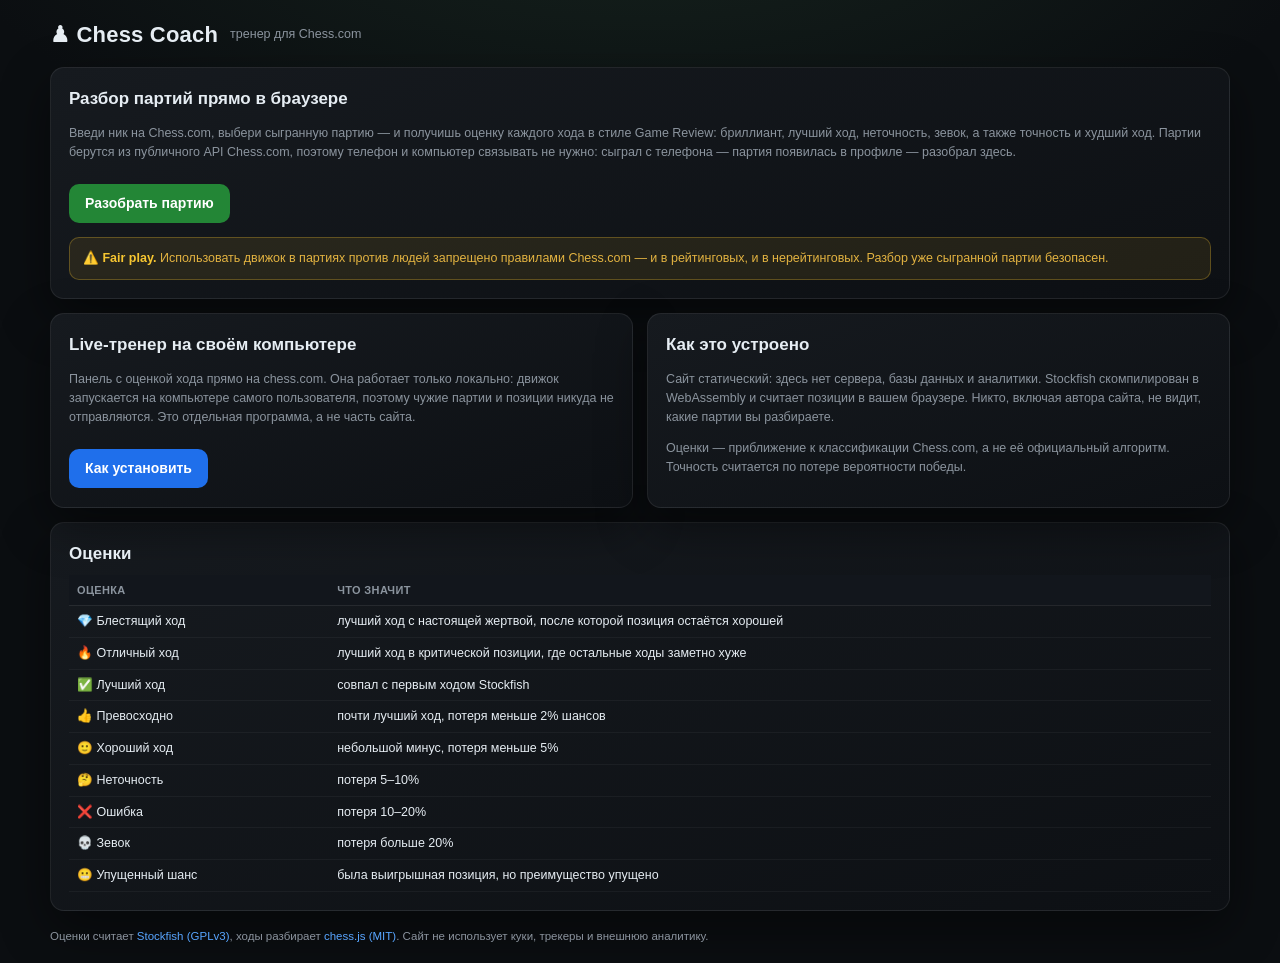
<file: docs/index.html>
<!doctype html>
<html lang="ru">
<head>
<meta charset="utf-8">
<meta name="viewport" content="width=device-width, initial-scale=1">
<title>Chess Coach — разбор партий Chess.com</title>
<meta name="description" content="Разбор сыгранных партий Chess.com: Stockfish работает в браузере, оценки ходов, точность и зевки.">
<link rel="icon" href="favicon.svg" type="image/svg+xml">
<link rel="stylesheet" href="style.css">
</head>
<body>
<div class="wrap">
  <header>
    <h1>♟ Chess Coach</h1>
    <span class="sub">тренер для Chess.com</span>
  </header>

  <div class="card">
    <h2>Разбор партий прямо в браузере</h2>
    <p class="muted">
      Введи ник на Chess.com, выбери сыгранную партию — и получишь оценку каждого хода
      в стиле Game Review: бриллиант, лучший ход, неточность, зевок, а также точность
      и худший ход. Партии берутся из публичного API Chess.com, поэтому телефон
      и компьютер связывать не нужно: сыграл с телефона — партия появилась в профиле —
      разобрал здесь.
    </p>
    <a class="big-link" href="review.html">Разобрать партию</a>
    <div class="warn">
      <b>⚠️ Fair play.</b> Использовать движок в партиях против людей запрещено правилами
      Chess.com — и в рейтинговых, и в нерейтинговых. Разбор уже сыгранной партии безопасен.
    </div>
  </div>

  <div class="grid" style="margin-top:14px">
    <div class="card">
      <h2>Live-тренер на своём компьютере</h2>
      <p class="muted">
        Панель с оценкой хода прямо на chess.com. Она работает только локально:
        движок запускается на компьютере самого пользователя, поэтому чужие партии
        и позиции никуда не отправляются. Это отдельная программа, а не часть сайта.
      </p>
      <a class="big-link alt" href="local.html">Как установить</a>
    </div>

    <div class="card">
      <h2>Как это устроено</h2>
      <p class="muted">
        Сайт статический: здесь нет сервера, базы данных и аналитики. Stockfish скомпилирован
        в WebAssembly и считает позиции в вашем браузере. Никто, включая автора сайта,
        не видит, какие партии вы разбираете.
      </p>
      <p class="muted">
        Оценки — приближение к классификации Chess.com, а не её официальный алгоритм.
        Точность считается по потере вероятности победы.
      </p>
    </div>
  </div>

  <div class="card" style="margin-top:14px">
    <h2>Оценки</h2>
    <table>
      <thead><tr><th>Оценка</th><th>Что значит</th></tr></thead>
      <tbody>
        <tr><td>💎 Блестящий ход</td><td>лучший ход с настоящей жертвой, после которой позиция остаётся хорошей</td></tr>
        <tr><td>🔥 Отличный ход</td><td>лучший ход в критической позиции, где остальные ходы заметно хуже</td></tr>
        <tr><td>✅ Лучший ход</td><td>совпал с первым ходом Stockfish</td></tr>
        <tr><td>👍 Превосходно</td><td>почти лучший ход, потеря меньше 2% шансов</td></tr>
        <tr><td>🙂 Хороший ход</td><td>небольшой минус, потеря меньше 5%</td></tr>
        <tr><td>🤔 Неточность</td><td>потеря 5–10%</td></tr>
        <tr><td>❌ Ошибка</td><td>потеря 10–20%</td></tr>
        <tr><td>💀 Зевок</td><td>потеря больше 20%</td></tr>
        <tr><td>😬 Упущенный шанс</td><td>была выигрышная позиция, но преимущество упущено</td></tr>
      </tbody>
    </table>
  </div>

  <footer>
    Оценки считает <a href="vendor/stockfish/Copying.txt">Stockfish (GPLv3)</a>,
    ходы разбирает <a href="vendor/chess.js.LICENSE">chess.js (MIT)</a>.
    Сайт не использует куки, трекеры и внешнюю аналитику.
  </footer>
</div>
</body>
</html>
</file>
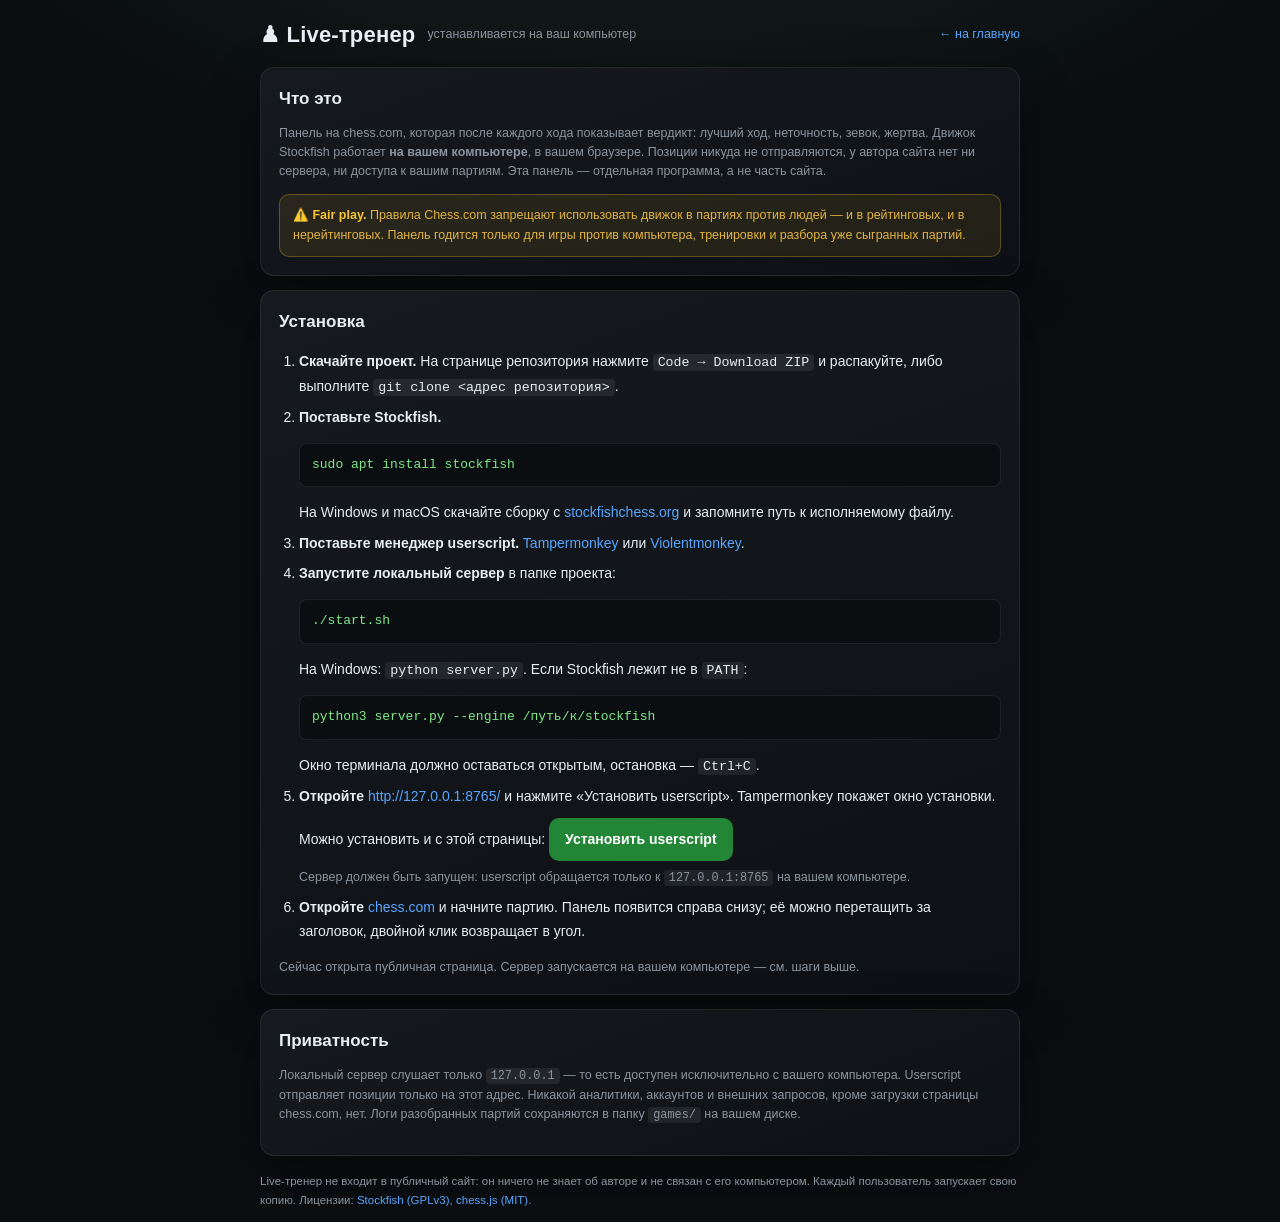
<file: docs/local.html>
<!doctype html>
<html lang="ru">
<head>
<meta charset="utf-8">
<meta name="viewport" content="width=device-width, initial-scale=1">
<title>Chess Coach — live-тренер на своём компьютере</title>
<meta name="description" content="Локальный live-тренер для Chess.com: Stockfish на вашем компьютере, без сервера автора и без отправки партий.">
<link rel="icon" href="favicon.svg" type="image/svg+xml">
<link rel="stylesheet" href="style.css">
</head>
<body>
<div class="wrap narrow">
  <header>
    <h1>♟ Live-тренер</h1>
    <span class="sub">устанавливается на ваш компьютер</span>
    <a class="back" href="index.html">← на главную</a>
  </header>

  <div class="card">
    <h2>Что это</h2>
    <p class="muted">
      Панель на chess.com, которая после каждого хода показывает вердикт: лучший ход,
      неточность, зевок, жертва. Движок Stockfish работает <b>на вашем компьютере</b>,
      в вашем браузере. Позиции никуда не отправляются, у автора сайта нет ни сервера,
      ни доступа к вашим партиям. Эта панель — отдельная программа, а не часть сайта.
    </p>
    <div class="warn">
      <b>⚠️ Fair play.</b> Правила Chess.com запрещают использовать движок в партиях
      против людей — и в рейтинговых, и в нерейтинговых. Панель годится только для
      игры против компьютера, тренировки и разбора уже сыгранных партий.
    </div>
  </div>

  <div class="card" style="margin-top:14px">
    <h2>Установка</h2>
    <ol class="steps">
      <li>
        <b>Скачайте проект.</b> На странице репозитория нажмите
        <code>Code → Download ZIP</code> и распакуйте, либо выполните
        <code>git clone &lt;адрес репозитория&gt;</code>.
      </li>
      <li>
        <b>Поставьте Stockfish.</b>
        <pre>sudo apt install stockfish</pre>
        На Windows и macOS скачайте сборку с
        <a href="https://stockfishchess.org/download/" target="_blank" rel="noopener">stockfishchess.org</a>
        и запомните путь к исполняемому файлу.
      </li>
      <li>
        <b>Поставьте менеджер userscript.</b>
        <a href="https://addons.mozilla.org/ru/firefox/addon/tampermonkey/" target="_blank" rel="noopener">Tampermonkey</a>
        или
        <a href="https://addons.mozilla.org/ru/firefox/addon/violentmonkey/" target="_blank" rel="noopener">Violentmonkey</a>.
      </li>
      <li>
        <b>Запустите локальный сервер</b> в папке проекта:
        <pre>./start.sh</pre>
        На Windows: <code>python server.py</code>. Если Stockfish лежит не в <code>PATH</code>:
        <pre>python3 server.py --engine /путь/к/stockfish</pre>
        Окно терминала должно оставаться открытым, остановка — <code>Ctrl+C</code>.
      </li>
      <li>
        <b>Откройте</b> <a href="http://127.0.0.1:8765/">http://127.0.0.1:8765/</a>
        и нажмите «Установить userscript». Tampermonkey покажет окно установки.
        Можно установить и с этой страницы:
        <a class="big-link" href="chess-coach.user.js">Установить userscript</a>
        <div class="muted" style="margin-top:6px">
          Сервер должен быть запущен: userscript обращается только к
          <code>127.0.0.1:8765</code> на вашем компьютере.
        </div>
      </li>
      <li>
        <b>Откройте</b> <a href="https://www.chess.com/play/online" target="_blank" rel="noopener">chess.com</a>
        и начните партию. Панель появится справа снизу; её можно перетащить за заголовок,
        двойной клик возвращает в угол.
      </li>
    </ol>
    <div class="status" id="status"></div>
  </div>

  <div class="card" style="margin-top:14px">
    <h2>Приватность</h2>
    <p class="muted">
      Локальный сервер слушает только <code>127.0.0.1</code> — то есть доступен исключительно
      с вашего компьютера. Userscript отправляет позиции только на этот адрес.
      Никакой аналитики, аккаунтов и внешних запросов, кроме загрузки страницы chess.com,
      нет. Логи разобранных партий сохраняются в папку <code>games/</code> на вашем диске.
    </p>
  </div>

  <footer>
    Live-тренер не входит в публичный сайт: он ничего не знает об авторе и не связан
    с его компьютером. Каждый пользователь запускает свою копию.
    Лицензии: <a href="vendor/stockfish/Copying.txt">Stockfish (GPLv3)</a>,
    <a href="vendor/chess.js.LICENSE">chess.js (MIT)</a>.
  </footer>
</div>

<script>
(function () {
  const status = document.getElementById('status');
  const local = ['127.0.0.1', 'localhost'].includes(location.hostname);
  if (!local) {
    status.textContent = 'Сейчас открыта публичная страница. Сервер запускается на вашем компьютере — см. шаги выше.';
    return;
  }
  fetch('/health')
    .then((response) => response.json())
    .then((data) => {
      status.textContent = data.ok
        ? '● Локальный сервер работает, движок: ' + (data.engine || 'Stockfish') + ' · глубина ' + data.depth
        : '● Сервер работает, но Stockfish не найден. Установите его и перезапустите сервер.';
      status.className = 'status ' + (data.ok ? 'ok' : 'bad');
    })
    .catch(() => {
      status.textContent = '● Локальный сервер не отвечает. Запустите ./start.sh и обновите страницу.';
      status.className = 'status bad';
    });
})();
</script>
</body>
</html>
</file>
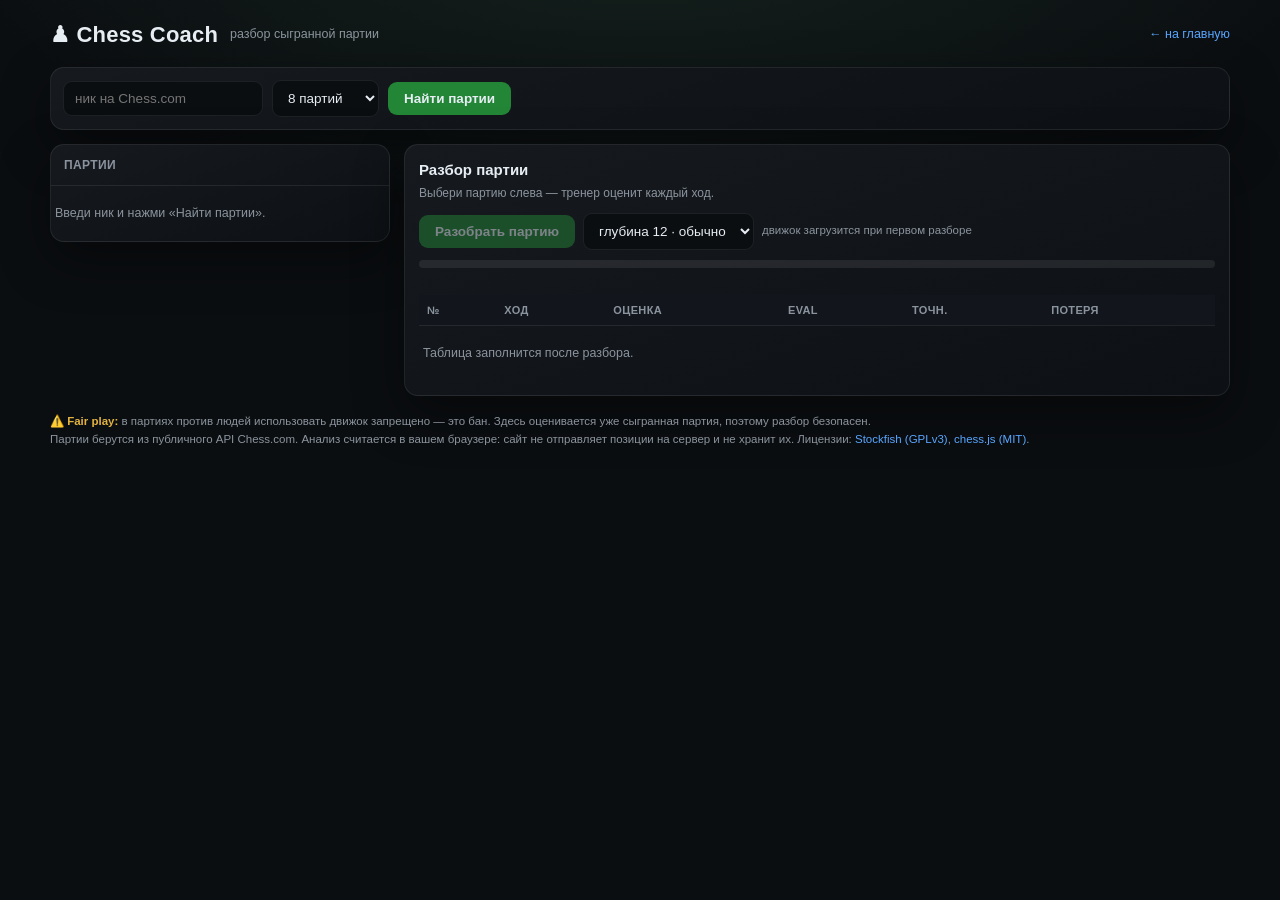
<file: docs/review.html>
<!doctype html>
<html lang="ru">
<head>
<meta charset="utf-8">
<meta name="viewport" content="width=device-width, initial-scale=1">
<title>Chess Coach — разбор партии</title>
<meta name="description" content="Разбор партии Chess.com на Stockfish прямо в браузере: оценка каждого хода, точность и худший ход.">
<link rel="icon" href="favicon.svg" type="image/svg+xml">
<link rel="stylesheet" href="style.css">
</head>
<body>
<div class="wrap">
  <header>
    <h1>♟ Chess Coach</h1>
    <span class="sub">разбор сыгранной партии</span>
    <a class="back" href="index.html">← на главную</a>
  </header>

  <div class="card find">
    <input id="username" placeholder="ник на Chess.com" autocomplete="off" spellcheck="false">
    <select id="limit" title="Сколько последних партий загрузить">
      <option value="5">5 партий</option>
      <option value="8" selected>8 партий</option>
      <option value="12">12 партий</option>
    </select>
    <button class="primary" id="find">Найти партии</button>
    <span class="status" id="findStatus"></span>
  </div>

  <div class="cols">
    <div class="card games">
      <div class="head">Партии</div>
      <div id="gameList"><div class="empty">Введи ник и нажми «Найти партии».</div></div>
    </div>

    <div class="card review">
      <div class="title" id="reviewTitle">Разбор партии</div>
      <div class="meta" id="reviewMeta">Выбери партию слева — тренер оценит каждый ход.</div>
      <div class="toolbar">
        <button class="primary" id="reviewBtn" disabled>Разобрать партию</button>
        <select id="depth" title="Глубина анализа: больше — точнее, но медленнее">
          <option value="10">глубина 10 · быстро</option>
          <option value="12" selected>глубина 12 · обычно</option>
          <option value="14">глубина 14 · точнее</option>
        </select>
        <button id="cancelBtn" style="display:none">Отменить</button>
        <span class="engine" id="engineStatus">движок загрузится при первом разборе</span>
      </div>
      <div class="bar"><i id="bar"></i></div>
      <div class="barlabel" id="barLabel"></div>
      <div class="summary" id="summary"></div>
      <div class="tablewrap">
        <table>
          <thead>
            <tr><th>№</th><th>Ход</th><th>Оценка</th><th>Eval</th><th>Точн.</th><th>Потеря</th></tr>
          </thead>
          <tbody id="moves"></tbody>
        </table>
      </div>
      <div class="empty" id="tableEmpty">Таблица заполнится после разбора.</div>
    </div>
  </div>

  <footer>
    <b>⚠️ Fair play:</b> в партиях против людей использовать движок запрещено — это бан.
    Здесь оценивается уже сыгранная партия, поэтому разбор безопасен.<br>
    Партии берутся из публичного API Chess.com. Анализ считается в вашем браузере:
    сайт не отправляет позиции на сервер и не хранит их.
    Лицензии: <a href="vendor/stockfish/Copying.txt">Stockfish (GPLv3)</a>,
    <a href="vendor/chess.js.LICENSE">chess.js (MIT)</a>.
  </footer>
</div>

<script type="module">
import { Engine, reviewGame, DEFAULTS } from './analysis.js';

const $ = (id) => document.getElementById(id);
const state = {
  games: [],
  selected: null,
  moves: [],
  running: false,
  cancel: false,
  player: '',
  engine: null,
  engineReady: false,
};

// ---------------------------------------------------------------------------
// Партии с публичного API Chess.com
// ---------------------------------------------------------------------------

async function latestGames(username, limit) {
  const url = 'https://api.chess.com/pub/player/' +
    encodeURIComponent(username.toLowerCase()) + '/games/archives';
  const response = await fetch(url);
  if (response.status === 404) throw new Error('игрок не найден');
  if (response.status === 429) throw new Error('слишком много запросов, подожди минуту');
  if (!response.ok) throw new Error('Chess.com API: HTTP ' + response.status);

  const payload = await response.json();
  const archives = (payload.archives || []).slice(-3).reverse();
  const games = [];
  for (const archive of archives) {
    const part = await fetch(archive);
    if (!part.ok) continue;
    const data = await part.json();
    games.push(...(data.games || []).filter((game) => game.pgn &&
      (!game.rules || game.rules === 'chess')));
    if (games.length >= limit * 2) break;
  }
  games.sort((a, b) => (b.end_time || 0) - (a.end_time || 0));
  return games.slice(0, limit).map((game) => ({
    pgn: game.pgn,
    white: (game.white && game.white.username) || '',
    black: (game.black && game.black.username) || '',
    white_result: (game.white && game.white.result) || '',
    black_result: (game.black && game.black.result) || '',
    time_class: game.time_class || '',
    end_time: game.end_time || 0,
  }));
}

// ---------------------------------------------------------------------------
// Отрисовка
// ---------------------------------------------------------------------------

function fmtDate(ts) {
  if (!ts) return '';
  const date = new Date(ts * 1000);
  return date.toLocaleDateString('ru-RU', { day: '2-digit', month: '2-digit' }) + ' ' +
    date.toLocaleTimeString('ru-RU', { hour: '2-digit', minute: '2-digit' });
}

function fmtEval(move) {
  if (move.mate_after_white !== null && move.mate_after_white !== undefined) {
    return (move.mate_after_white >= 0 ? '#' : '#−') + Math.abs(move.mate_after_white);
  }
  const cp = move.eval_after_white || 0;
  return (cp >= 0 ? '+' : '−') + (Math.abs(cp) / 100).toFixed(2);
}

function verdict(move) {
  const icon = (move.icon || '').trim();
  return (icon ? icon + ' ' : '') + (move.label || move.category || '');
}

function resultsOf(game) {
  const white = (game.white_result || '').toLowerCase();
  const black = (game.black_result || '').toLowerCase();
  if (white === 'win') return { text: '1–0', kind: 'win' };
  if (black === 'win') return { text: '0–1', kind: 'loss' };
  return { text: '½–½', kind: 'draw' };
}

function renderGames() {
  const box = $('gameList');
  box.innerHTML = '';
  if (!state.games.length) {
    box.innerHTML = '<div class="empty">Партий не найдено.</div>';
    return;
  }
  state.games.forEach((game, index) => {
    const result = resultsOf(game);
    const playerIsWhite = (game.white || '').toLowerCase() === state.player;
    const item = document.createElement('button');
    item.className = 'game' + (state.selected === index ? ' active' : '');
    item.innerHTML = '<div class="top"><span class="opp"></span><span class="date"></span></div>' +
      '<div class="res ' + result.kind + '"></div>';
    item.querySelector('.opp').textContent = playerIsWhite ? game.black : game.white;
    item.querySelector('.date').textContent = fmtDate(game.end_time);
    item.querySelector('.res').textContent =
      (playerIsWhite ? 'белые' : 'чёрные') + ' · ' + result.text + ' · ' + game.time_class;
    item.addEventListener('click', () => selectGame(index));
    box.appendChild(item);
  });
}

function selectGame(index) {
  if (state.running) return;
  state.selected = index;
  state.moves = [];
  $('moves').innerHTML = '';
  $('summary').style.display = 'none';
  $('summary').innerHTML = '';
  $('bar').style.width = '0%';
  $('barLabel').textContent = '';
  $('tableEmpty').textContent = 'Таблица заполнится после разбора.';
  const game = state.games[index];
  const playerIsWhite = (game.white || '').toLowerCase() === state.player;
  $('reviewTitle').textContent = game.white + ' — ' + game.black;
  $('reviewMeta').textContent = (playerIsWhite ? 'ты играл белыми' : 'ты играл чёрными') +
    ' · ' + game.time_class + ' · ' + resultsOf(game).text;
  $('reviewBtn').disabled = false;
  renderGames();
}

function setEngineStatus(text, kind) {
  const element = $('engineStatus');
  element.textContent = text;
  element.className = 'engine' + (kind ? ' ' + kind : '');
}

function addRow(move) {
  const row = document.createElement('tr');
  row.innerHTML = '<td></td><td class="san"></td><td class="verdict"></td>' +
    '<td class="eval"></td><td class="acc"></td><td class="acc"></td>';
  const cells = row.children;
  cells[0].textContent = move.move_number + (move.color === 'w' ? '.' : '…');
  cells[1].textContent = move.san || move.uci || '?';
  cells[1].title = move.color === 'w' ? 'белые' : 'чёрные';
  cells[2].textContent = verdict(move);
  cells[2].style.color = move.color_hex || 'var(--text)';
  cells[3].textContent = fmtEval(move);
  cells[4].textContent = (move.accuracy || 0).toFixed(0) + '%';
  cells[5].textContent = (move.cp_loss || 0).toFixed(0);
  $('moves').appendChild(row);
}

const COUNT_LABELS = [
  ['brilliant', '💎 блестящих'], ['great', '🔥 отличных'], ['best', '✅ лучших'],
  ['excellent', '👍 превосходных'], ['good', '🙂 хороших'], ['inaccuracy', '🤔 неточностей'],
  ['mistake', '❌ ошибок'], ['blunder', '💀 зевков'], ['miss', '😬 упущенных шансов'],
];

function summaryFor(moves) {
  const sides = { w: { acc: [], loss: [], counts: {} }, b: { acc: [], loss: [], counts: {} } };
  let worst = null;
  for (const move of moves) {
    const side = sides[move.color];
    if (!side) continue;
    side.acc.push(move.accuracy || 0);
    side.loss.push(move.cp_loss || 0);
    side.counts[move.category] = (side.counts[move.category] || 0) + 1;
    if (!worst || (move.cp_loss || 0) > (worst.cp_loss || 0)) worst = move;
  }
  const avg = (list) => (list.length ? list.reduce((a, b) => a + b, 0) / list.length : 0);
  return {
    white: { accuracy: avg(sides.w.acc), loss: avg(sides.w.loss), counts: sides.w.counts },
    black: { accuracy: avg(sides.b.acc), loss: avg(sides.b.loss), counts: sides.b.counts },
    worst,
  };
}

function renderSummary(moves) {
  const summary = summaryFor(moves);
  const game = state.games[state.selected];
  const playerIsWhite = (game.white || '').toLowerCase() === state.player;
  const mine = playerIsWhite ? summary.white : summary.black;
  const theirs = playerIsWhite ? summary.black : summary.white;
  const chips = COUNT_LABELS
    .filter(([key]) => mine.counts[key])
    .map(([key, label]) => '<span class="chip">' + label + ': ' + mine.counts[key] + '</span>')
    .join('');
  let worstLine = '';
  if (summary.worst) {
    const worst = summary.worst;
    worstLine = '<br>Худший ход: <b style="color:' + (worst.color_hex || '#ff7b72') + '">' +
      worst.move_number + (worst.color === 'w' ? '.' : '…') + ' ' + worst.san +
      ' — ' + verdict(worst) + '</b>, потеря ' + (worst.cp_loss || 0).toFixed(0) + ' cp';
  }
  $('summary').innerHTML =
    'Точность: <b>' + mine.accuracy.toFixed(1) + '%</b> у тебя, ' +
    theirs.accuracy.toFixed(1) + '% у соперника<br>' +
    'Средняя потеря: ' + mine.loss.toFixed(0) + ' cp у тебя, ' +
    theirs.loss.toFixed(0) + ' cp у соперника' + worstLine +
    (chips ? '<div class="chips">' + chips + '</div>' : '');
  $('summary').style.display = 'block';
}

// ---------------------------------------------------------------------------
// Действия
// ---------------------------------------------------------------------------

async function findGames() {
  const username = $('username').value.trim();
  if (!/^[A-Za-z0-9_-]{2,32}$/.test(username)) {
    $('findStatus').textContent = 'ник: 2–32 символа (буквы, цифры, _ и -)';
    return;
  }
  state.player = username.toLowerCase();
  $('findStatus').textContent = 'ищу партии…';
  $('find').disabled = true;
  try {
    state.games = await latestGames(username, Number($('limit').value));
    state.selected = null;
    $('reviewBtn').disabled = true;
    $('findStatus').textContent = 'партий: ' + state.games.length;
    renderGames();
  } catch (error) {
    $('findStatus').textContent = error.message;
  } finally {
    $('find').disabled = false;
  }
}

async function ensureEngine() {
  if (!state.engine) state.engine = new Engine();
  if (state.engineReady) return state.engine;
  setEngineStatus('загружаю движок (7 МБ, один раз)…');
  await state.engine.start();
  state.engineReady = true;
  setEngineStatus(state.engine.name + ' · готов', 'ok');
  return state.engine;
}

async function startReview() {
  if (state.running || state.selected === null) return;
  const game = state.games[state.selected];
  const depth = Number($('depth').value);
  const movetime = depth >= 14 ? 2500 : depth >= 12 ? 1500 : 900;

  state.running = true;
  state.cancel = false;
  state.moves = [];
  $('reviewBtn').disabled = true;
  $('cancelBtn').style.display = 'inline-block';
  $('moves').innerHTML = '';
  $('summary').style.display = 'none';
  $('tableEmpty').textContent = '';
  $('bar').style.width = '0%';
  $('barLabel').textContent = 'готовлю движок…';

  try {
    const engine = await ensureEngine();
    $('barLabel').textContent = '0 / ?';
    await reviewGame({
      engine,
      pgn: game.pgn,
      depth,
      movetime,
      onProgress: (index, total, move) => {
        state.moves.push(move);
        addRow(move);
        $('bar').style.width = (index / total * 100) + '%';
        $('barLabel').textContent = index + ' / ' + total;
        const wrap = document.querySelector('.tablewrap');
        wrap.scrollTop = wrap.scrollHeight;
      },
      shouldCancel: () => state.cancel,
    });
    if (!state.cancel && state.moves.length) {
      renderSummary(state.moves);
      $('barLabel').textContent = 'готово: ' + state.moves.length + ' ходов';
      $('bar').style.width = '100%';
    } else if (state.cancel) {
      $('barLabel').textContent = 'отменено на ' + state.moves.length + ' ходах';
    }
  } catch (error) {
    $('barLabel').textContent = 'ошибка: ' + error.message;
    setEngineStatus('движок: ошибка', 'bad');
  } finally {
    state.running = false;
    $('reviewBtn').disabled = state.selected === null;
    $('cancelBtn').style.display = 'none';
  }
}

$('find').addEventListener('click', findGames);
$('username').addEventListener('keydown', (event) => { if (event.key === 'Enter') findGames(); });
$('reviewBtn').addEventListener('click', startReview);
$('cancelBtn').addEventListener('click', () => {
  state.cancel = true;
  if (state.engine) state.engine.stop();
});
</script>
</body>
</html>
</file>
<file: docs/style.css>
:root {
  color-scheme: dark;
  --bg: #0b0e11;
  --card: #12161c;
  --panel: #0d1014;
  --line: rgba(255, 255, 255, .08);
  --dim: #8b949e;
  --text: #e6edf3;
  --green: #3fb950;
  --red: #f85149;
  --blue: #58a6ff;
  --yellow: #e3b341;
}

* { box-sizing: border-box; }

body {
  margin: 0;
  padding: 18px;
  min-height: 100vh;
  background: radial-gradient(1200px 600px at 50% -15%, #16241e, #0b0e11 60%);
  color: var(--text);
  font-family: -apple-system, BlinkMacSystemFont, "Segoe UI", Roboto, Arial, sans-serif;
  font-size: 14px;
  line-height: 1.5;
}

a { color: var(--blue); text-decoration: none; }
a:hover { text-decoration: underline; }

.wrap { max-width: 1180px; margin: 0 auto; }
.narrow { max-width: 760px; }

header {
  display: flex;
  align-items: center;
  gap: 12px;
  margin-bottom: 16px;
  flex-wrap: wrap;
}

h1 { font-size: 22px; margin: 0; letter-spacing: .2px; }
h2 { font-size: 17px; margin: 0 0 8px; }
h3 { font-size: 15px; margin: 18px 0 6px; }

.sub { color: var(--dim); font-size: 12.5px; }
.muted { color: var(--dim); font-size: 12.5px; }
.back { margin-left: auto; font-size: 12.5px; }

.card {
  background: linear-gradient(160deg, #161a1f, #0d1014);
  border: 1px solid var(--line);
  border-radius: 14px;
  box-shadow: 0 18px 50px rgba(0, 0, 0, .45);
  padding: 18px;
}

.grid { display: grid; grid-template-columns: 1fr 1fr; gap: 14px; }
@media (max-width: 820px) { .grid { grid-template-columns: 1fr; } }

.big-link {
  display: inline-block;
  margin-top: 10px;
  padding: 9px 16px;
  border-radius: 10px;
  background: #238636;
  color: #fff !important;
  font-weight: 800;
  text-decoration: none !important;
}
.big-link:hover { background: #2ea043; }
.big-link.alt { background: #1f6feb; }
.big-link.alt:hover { background: #388bfd; }

.warn {
  margin-top: 14px;
  padding: 11px 13px;
  border-radius: 10px;
  font-size: 12.5px;
  line-height: 1.55;
  background: rgba(247, 198, 49, .09);
  border: 1px solid rgba(247, 198, 49, .28);
  color: var(--yellow);
}
.warn b { color: #f7c631; }

pre {
  background: #0b0e11;
  border: 1px solid var(--line);
  padding: 10px 12px;
  border-radius: 8px;
  color: #7ee787;
  overflow-x: auto;
  font-size: 13px;
}
code {
  background: rgba(255, 255, 255, .07);
  padding: 1px 5px;
  border-radius: 4px;
  font-size: .95em;
}

/* --- разбор партии --- */

.find { display: flex; gap: 9px; align-items: center; padding: 12px; flex-wrap: wrap; margin-bottom: 14px; }

input, select {
  background: #0b0e11;
  color: var(--text);
  border: 1px solid var(--line);
  border-radius: 9px;
  padding: 9px 11px;
  font-size: 13.5px;
  outline: none;
}
input:focus, select:focus { border-color: #2f81f7; }
input { min-width: 200px; }

button {
  border: 0;
  border-radius: 9px;
  padding: 9px 16px;
  font-size: 13.5px;
  font-weight: 700;
  cursor: pointer;
  background: #21262d;
  color: var(--text);
  font-family: inherit;
}
button:hover:not(:disabled) { background: #30363d; }
button.primary { background: #238636; }
button.primary:hover:not(:disabled) { background: #2ea043; }
button:disabled { opacity: .5; cursor: default; }

.status { color: var(--dim); font-size: 12.5px; margin-left: auto; }

.cols { display: grid; grid-template-columns: 340px 1fr; gap: 14px; align-items: start; }
@media (max-width: 900px) { .cols { grid-template-columns: 1fr; } }

.games { max-height: calc(100vh - 190px); overflow: auto; padding: 0; }
.games .head {
  padding: 11px 13px;
  border-bottom: 1px solid var(--line);
  font-weight: 700;
  font-size: 12px;
  text-transform: uppercase;
  letter-spacing: .4px;
  color: var(--dim);
}
.game {
  display: block;
  width: 100%;
  text-align: left;
  background: transparent;
  border-radius: 0;
  border-bottom: 1px solid rgba(255, 255, 255, .05);
  padding: 10px 13px;
  font-weight: 400;
}
.game:hover { background: rgba(255, 255, 255, .04); }
.game.active { background: rgba(47, 129, 247, .14); }
.game .top { display: flex; justify-content: space-between; gap: 8px; align-items: baseline; }
.game .opp { font-weight: 700; font-size: 13px; }
.game .date { color: var(--dim); font-size: 11.5px; }
.game .res { font-size: 11.5px; margin-top: 3px; }
.res.win { color: #7ee787; }
.res.loss { color: #ff7b72; }
.res.draw { color: #d2a8ff; }

.review { padding: 14px; }
.review .title { font-weight: 800; font-size: 15px; margin-bottom: 2px; }
.review .meta { color: var(--dim); font-size: 12px; margin-bottom: 11px; }
.toolbar { display: flex; gap: 8px; align-items: center; flex-wrap: wrap; }

.bar { height: 8px; border-radius: 99px; background: rgba(255, 255, 255, .08); overflow: hidden; margin: 10px 0 4px; }
.bar > i {
  display: block;
  height: 100%;
  width: 0;
  background: linear-gradient(90deg, #2f81f7, #3fb950);
  border-radius: 99px;
  transition: width .15s;
}
.barlabel { color: var(--dim); font-size: 11.5px; min-height: 15px; }

.engine { color: var(--dim); font-size: 11.5px; }
.engine.ok { color: #7ee787; }
.engine.bad { color: #ff7b72; }

.summary {
  margin: 11px 0 4px;
  padding: 11px 12px;
  border-radius: 10px;
  background: rgba(255, 255, 255, .04);
  font-size: 13px;
  line-height: 1.6;
  display: none;
}
.summary b { color: #7ee787; }
.chips { display: flex; flex-wrap: wrap; gap: 6px; margin-top: 8px; }
.chip { background: rgba(255, 255, 255, .06); border-radius: 7px; padding: 3px 8px; font-size: 11.5px; }

table { width: 100%; border-collapse: collapse; font-size: 12.5px; }
thead th {
  position: sticky;
  top: 0;
  background: #12161c;
  text-align: left;
  font-size: 11px;
  text-transform: uppercase;
  letter-spacing: .35px;
  color: var(--dim);
  padding: 7px 8px;
  border-bottom: 1px solid var(--line);
  font-weight: 700;
}
tbody td { padding: 6px 8px; border-bottom: 1px solid rgba(255, 255, 255, .045); white-space: nowrap; }
tbody tr:hover { background: rgba(255, 255, 255, .03); }
td.san { font-weight: 700; }
td.eval { font-variant-numeric: tabular-nums; color: #c9d1d9; }
td.acc { font-variant-numeric: tabular-nums; color: var(--dim); }
td.verdict { font-weight: 700; }

.tablewrap { max-height: calc(100vh - 380px); overflow: auto; margin-top: 8px; }
.empty { color: var(--dim); font-size: 12.5px; padding: 18px 4px; }

footer { margin-top: 16px; color: var(--dim); font-size: 11.5px; line-height: 1.6; }
footer b { color: var(--yellow); }

.steps { padding-left: 20px; line-height: 1.75; }
.steps li { margin-bottom: 6px; }
</file>
